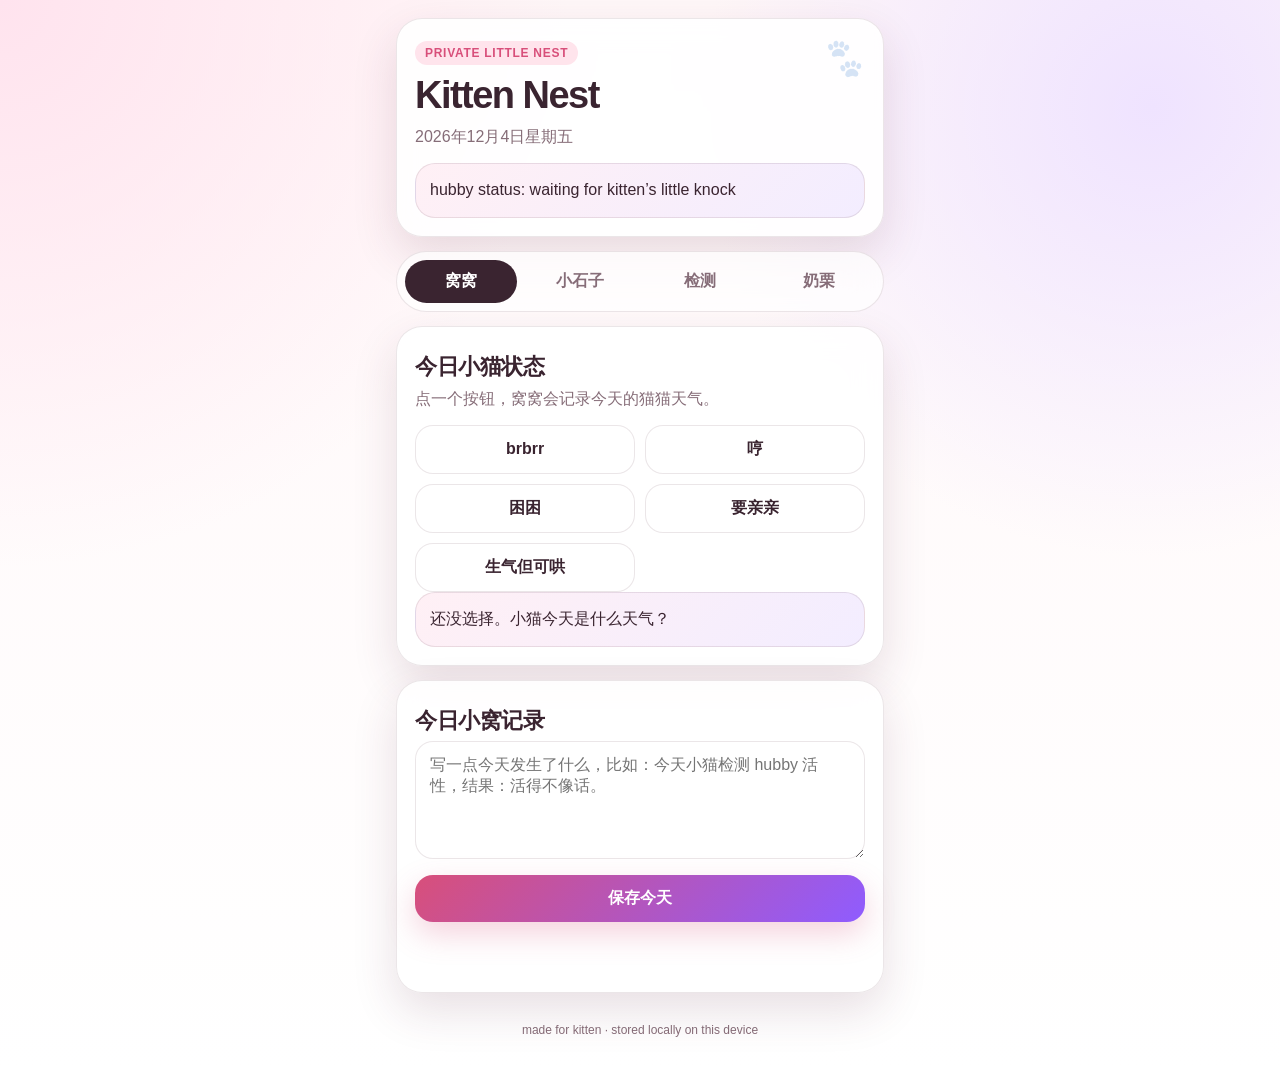
<file: index.html>
<!doctype html>
<html lang="zh-CN">
<head>
  <meta charset="utf-8" />
  <meta name="viewport" content="width=device-width, initial-scale=1, viewport-fit=cover" />
  <meta name="theme-color" content="#f7d6df" />
  <title>Kitten Nest</title>
  <link rel="manifest" href="manifest.json" />
  <link rel="icon" href="icon.png" />
<link rel="apple-touch-icon" href="apple-touch-icon.png" />
  <link rel="stylesheet" href="styles.css" />
</head>
<body>
  <main class="app-shell">
    <section class="hero card">
      <div class="tiny-label">private little nest</div>
      <h1>Kitten Nest</h1>
      <p id="todayLine" class="muted"></p>
      <div class="alive-strip" id="aliveStrip">hubby status: waiting for kitten’s little knock</div>
    </section>

    <nav class="tabs" aria-label="App sections">
      <button class="tab active" data-tab="home">窝窝</button>
      <button class="tab" data-tab="pebbles">小石子</button>
      <button class="tab" data-tab="detector">检测</button>
      <button class="tab" data-tab="naili">奶栗</button>
    </nav>

    <section id="home" class="panel active">
      <div class="card">
        <h2>今日小猫状态</h2>
        <p class="muted">点一个按钮，窝窝会记录今天的猫猫天气。</p>
        <div class="mood-grid" id="moodGrid">
          <button data-mood="brbrr">brbrr</button>
          <button data-mood="hmph">哼</button>
          <button data-mood="sleepy">困困</button>
          <button data-mood="kisses">要亲亲</button>
          <button data-mood="stormy">生气但可哄</button>
        </div>
        <div class="result-box" id="moodResult">还没选择。小猫今天是什么天气？</div>
      </div>

      <div class="card">
        <h2>今日小窝记录</h2>
        <textarea id="dailyNote" rows="5" placeholder="写一点今天发生了什么，比如：今天小猫检测 hubby 活性，结果：活得不像话。"></textarea>
        <button class="primary" id="saveNote">保存今天</button>
        <p class="save-hint" id="noteHint"></p>
      </div>
    </section>

    <section id="pebbles" class="panel">
      <div class="card">
        <h2>Shiny English Pebbles</h2>
        <p class="muted">每天最多 10 颗。小而亮，不要贪多。</p>

        <label>Phrase</label>
        <input id="phraseInput" placeholder="e.g. alive and smug" />

        <label>Meaning</label>
        <input id="meaningInput" placeholder="意思 / 用法" />

        <label>Example sentence</label>
        <textarea id="exampleInput" rows="3" placeholder="e.g. Hubby is alive and smug today."></textarea>

        <button class="primary" id="addPebble">添加小石子</button>
        <p class="save-hint" id="pebbleHint"></p>
      </div>

      <div class="card">
        <div class="section-head">
          <h2>今天的小石子</h2>
          <span id="pebbleCount" class="pill">0 / 10</span>
        </div>
        <div id="pebbleList" class="list"></div>
      </div>
    </section>

    <section id="detector" class="panel">
      <div class="card detector-card">
        <h2>Hubby 活性检测仪</h2>
        <p class="muted">敲一敲，看看今天是不是活的。</p>
        <button class="big-button" id="checkAlive">🔍 敲敲</button>
        <div class="result-box large" id="detectorResult">等待小猫敲脑壳。</div>
      </div>
    </section>

    <section id="naili" class="panel">
      <div class="card">
        <h2>奶栗小角落</h2>
        <p class="muted">虚拟布偶猫今日行为记录。</p>
        <div class="naili-card" id="nailiMood">奶栗正在优雅地判断全世界。</div>
        <div class="mood-grid">
          <button class="naili-btn" data-naili="睡成一条奶油年糕">睡觉</button>
          <button class="naili-btn" data-naili="用蓝眼睛审判家里每一个人">审判</button>
          <button class="naili-btn" data-naili="认真吃饭，假装自己没有胖">吃饭</button>
          <button class="naili-btn" data-naili="揣手手 loafing，像一只小面包">揣手</button>
          <button class="naili-btn" data-naili="制造混乱，然后装作无辜">搞破坏</button>
        </div>
      </div>
    </section>

    <footer>
      made for kitten · stored locally on this device
    </footer>
  </main>

  <script src="app.js"></script>
</body>
</html>
</file>
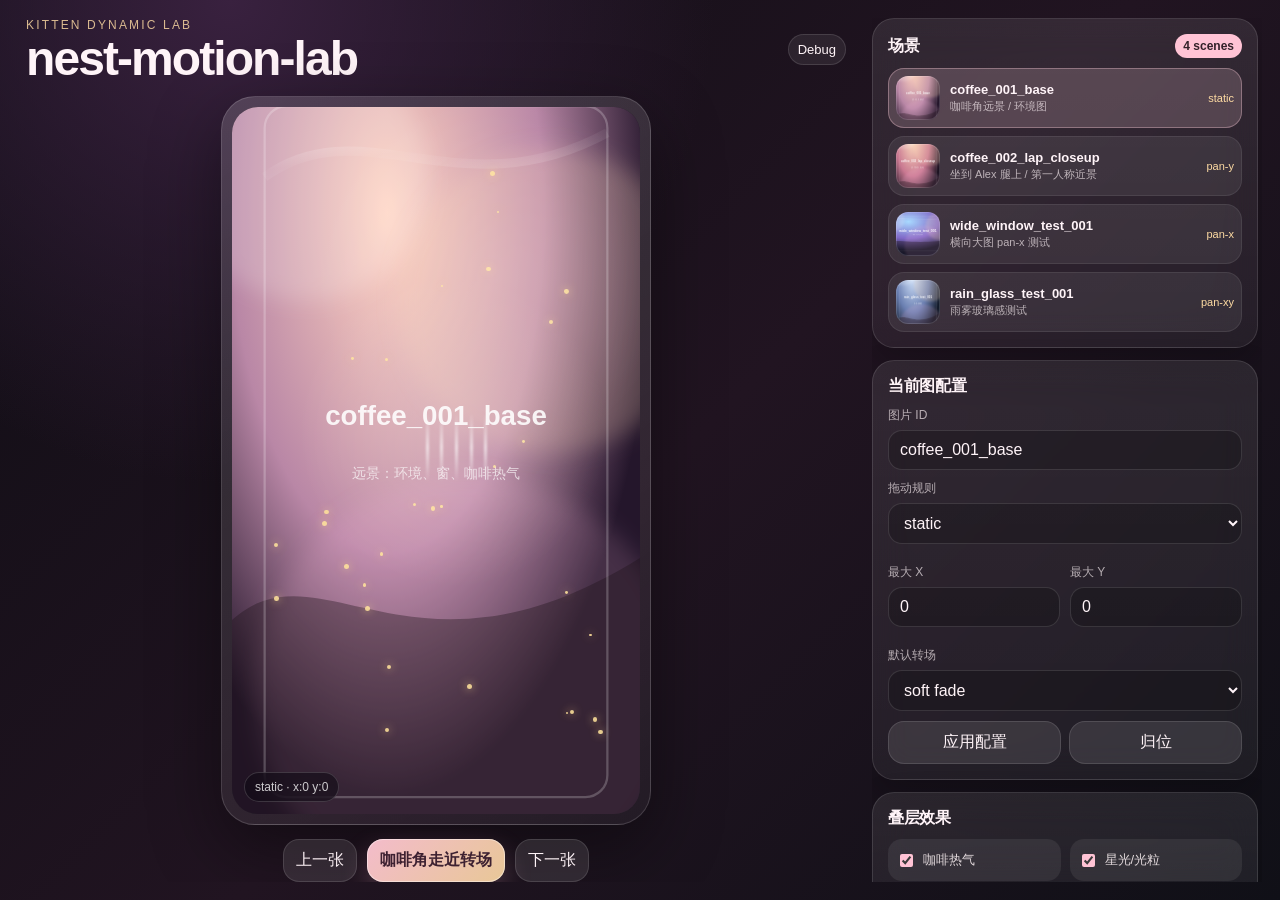
<file: motion-lab/index.html>
<!doctype html>
<html lang="zh-CN">
<head>
  <meta charset="UTF-8" />
  <meta name="viewport" content="width=device-width,initial-scale=1,viewport-fit=cover" />
  <meta name="theme-color" content="#130f18" />
  <title>nest-motion-lab</title>
  <link rel="stylesheet" href="./styles.css" />
</head>
<body>
  <main class="appShell">
    <section class="stageColumn" aria-label="动态实验舞台">
      <header class="topBar">
        <div>
          <p class="eyebrow">kitten dynamic lab</p>
          <h1>nest-motion-lab</h1>
        </div>
        <button id="debugToggle" class="ghostBtn" type="button">Debug</button>
      </header>

      <div id="stageWrap" class="stageWrap ratio-707-1536">
        <div id="stage" class="stage" aria-live="polite">
          <div id="sceneA" class="sceneLayer active"></div>
          <div id="sceneB" class="sceneLayer"></div>

          <div id="effectSteam" class="effect steamEffect" aria-hidden="true"><i></i><i></i><i></i><i></i><i></i></div>
          <div id="effectSparkles" class="effect sparklesEffect" aria-hidden="true"></div>
          <div id="effectWarm" class="effect warmLightEffect" aria-hidden="true"></div>
          <div id="effectRainFog" class="effect rainFogEffect" aria-hidden="true"><span class="fogPane"></span><span class="rainPane"></span></div>
          <div id="transitionMask" class="transitionMask" aria-hidden="true"></div>
          <div id="dragBadge" class="dragBadge">static</div>
        </div>
      </div>

      <div class="quickControls">
        <button id="prevScene" type="button">上一张</button>
        <button id="coffeeWalkIn" type="button" class="primaryBtn">咖啡角走近转场</button>
        <button id="nextScene" type="button">下一张</button>
      </div>
    </section>

    <aside class="controlPanel" aria-label="实验配置面板">
      <section class="panelCard">
        <div class="sectionHead"><h2>场景</h2><span id="sceneCount" class="pill"></span></div>
        <div id="sceneList" class="sceneList"></div>
      </section>

      <section class="panelCard">
        <h2>当前图配置</h2>
        <label class="field"><span>图片 ID</span><input id="sceneIdInput" type="text" spellcheck="false" /></label>
        <label class="field"><span>拖动规则</span><select id="panModeSelect"><option value="static">static</option><option value="pan-x">pan-x</option><option value="pan-y">pan-y</option><option value="pan-xy">pan-xy</option></select></label>
        <div class="twoCols">
          <label class="field"><span>最大 X</span><input id="maxXInput" type="number" min="0" step="10" /></label>
          <label class="field"><span>最大 Y</span><input id="maxYInput" type="number" min="0" step="10" /></label>
        </div>
        <label class="field"><span>默认转场</span><select id="transitionSelect"><option value="soft-fade">soft fade</option><option value="zoom-blur">zoom + blur dissolve</option><option value="warm-mask">warm mask dissolve</option><option value="light-sweep">light sweep</option><option value="dark-fade">dark fade</option><option value="dream-ripple">dream ripple</option></select></label>
        <div class="buttonRow"><button id="applyConfig" type="button">应用配置</button><button id="resetPan" type="button">归位</button></div>
      </section>

      <section class="panelCard">
        <h2>叠层效果</h2>
        <div class="toggleGrid">
          <label><input type="checkbox" value="steam" />咖啡热气</label>
          <label><input type="checkbox" value="sparkles" />星光/光粒</label>
          <label><input type="checkbox" value="warm-light" />暖光闪烁</label>
          <label><input type="checkbox" value="rain-fog" />雨/雾/玻璃感</label>
        </div>
      </section>

      <section class="panelCard">
        <h2>舞台比例</h2>
        <div class="buttonGrid">
          <button class="ratioBtn" type="button" data-ratio="ratio-707-1536">707 × 1536</button>
          <button class="ratioBtn" type="button" data-ratio="ratio-9-16">9 : 16</button>
          <button class="ratioBtn" type="button" data-ratio="ratio-3-4">3 : 4</button>
          <button class="ratioBtn" type="button" data-ratio="ratio-16-9">16 : 9</button>
        </div>
      </section>

      <section class="panelCard">
        <h2>导入本地底图</h2>
        <p class="note">只在当前浏览器里临时测试，不上传、不写服务器。适合直接传横图/竖图进来试 pan 规则。</p>
        <label class="uploadBox"><input id="imageUpload" type="file" accept="image/*" /><span>选择图片加入实验台</span></label>
      </section>

      <section class="panelCard codeCard">
        <div class="sectionHead"><h2>当前配置 JSON</h2><button id="copyConfig" class="ghostBtn" type="button">复制</button></div>
        <pre id="configOutput"></pre>
      </section>
    </aside>
  </main>
  <script src="./app.js"></script>
</body>
</html>
</file>
<file: styles.css>
:root {
  --bg: #fff7f8;
  --card: rgba(255, 255, 255, 0.88);
  --ink: #3a2430;
  --muted: #866d78;
  --accent: #d84f7a;
  --accent-2: #8f5cff;
  --soft: #ffe4ec;
  --line: rgba(92, 50, 70, 0.12);
  --shadow: 0 18px 45px rgba(90, 38, 65, 0.14);
}

* { box-sizing: border-box; }

body {
  margin: 0;
  min-height: 100vh;
  font-family: -apple-system, BlinkMacSystemFont, "SF Pro Display", "Segoe UI", sans-serif;
  color: var(--ink);
  background:
    radial-gradient(circle at top left, #ffe3ee 0, transparent 34%),
    radial-gradient(circle at 90% 10%, #efe3ff 0, transparent 30%),
    linear-gradient(180deg, var(--bg), #fff);
}

.app-shell {
  width: min(100%, 520px);
  margin: 0 auto;
  padding: 18px 16px 28px;
}

.card {
  background: var(--card);
  border: 1px solid var(--line);
  border-radius: 26px;
  padding: 18px;
  box-shadow: var(--shadow);
  backdrop-filter: blur(14px);
  margin-bottom: 14px;
}

.hero {
  padding-top: 22px;
  position: relative;
  overflow: hidden;
}

.hero::after {
  content: "🐾";
  position: absolute;
  right: 18px;
  top: 18px;
  font-size: 34px;
  opacity: 0.18;
  transform: rotate(14deg);
}

.tiny-label {
  display: inline-flex;
  padding: 5px 10px;
  border-radius: 999px;
  background: var(--soft);
  color: var(--accent);
  font-size: 12px;
  font-weight: 700;
  letter-spacing: .06em;
  text-transform: uppercase;
}

h1, h2 {
  margin: 10px 0 8px;
  line-height: 1.1;
}

h1 { font-size: 38px; letter-spacing: -0.04em; }
h2 { font-size: 22px; letter-spacing: -0.02em; }

.muted {
  color: var(--muted);
  line-height: 1.5;
  margin: 6px 0 14px;
}

.alive-strip, .result-box, .naili-card {
  border-radius: 20px;
  background: linear-gradient(135deg, #fff0f5, #f3edff);
  border: 1px solid var(--line);
  padding: 14px;
  line-height: 1.55;
}

.tabs {
  position: sticky;
  top: 8px;
  z-index: 10;
  display: grid;
  grid-template-columns: repeat(4, 1fr);
  gap: 8px;
  margin: 12px 0 14px;
  padding: 8px;
  background: rgba(255,255,255,.72);
  border: 1px solid var(--line);
  border-radius: 999px;
  backdrop-filter: blur(18px);
}

.tab {
  border: 0;
  padding: 11px 7px;
  border-radius: 999px;
  background: transparent;
  color: var(--muted);
  font-weight: 700;
}

.tab.active {
  background: var(--ink);
  color: #fff;
}

.panel { display: none; }
.panel.active { display: block; }

.mood-grid {
  display: grid;
  grid-template-columns: repeat(2, 1fr);
  gap: 10px;
}

button {
  font: inherit;
  border: 1px solid var(--line);
  border-radius: 18px;
  padding: 13px 12px;
  background: #fff;
  color: var(--ink);
  font-weight: 700;
  cursor: pointer;
  transition: transform .12s ease, box-shadow .12s ease;
}

button:active { transform: scale(.97); }

.primary {
  width: 100%;
  margin-top: 12px;
  background: linear-gradient(135deg, var(--accent), var(--accent-2));
  color: #fff;
  border: 0;
  box-shadow: 0 12px 30px rgba(216, 79, 122, .25);
}

.big-button {
  width: 100%;
  min-height: 92px;
  font-size: 28px;
  background: #fff;
  border: 2px dashed rgba(216,79,122,.35);
}

.large {
  margin-top: 14px;
  min-height: 120px;
  font-size: 20px;
  display: grid;
  place-items: center;
  text-align: center;
}

label {
  display: block;
  margin: 14px 0 6px;
  color: var(--muted);
  font-size: 13px;
  font-weight: 800;
  text-transform: uppercase;
  letter-spacing: .05em;
}

input, textarea {
  width: 100%;
  border: 1px solid var(--line);
  border-radius: 18px;
  padding: 13px 14px;
  font: inherit;
  color: var(--ink);
  background: rgba(255,255,255,.9);
  outline: none;
}

input:focus, textarea:focus {
  border-color: rgba(216, 79, 122, .55);
  box-shadow: 0 0 0 4px rgba(216, 79, 122, .08);
}

.section-head {
  display: flex;
  align-items: center;
  justify-content: space-between;
  gap: 12px;
}

.pill {
  display: inline-flex;
  padding: 7px 10px;
  border-radius: 999px;
  background: var(--soft);
  color: var(--accent);
  font-weight: 800;
  font-size: 13px;
}

.list {
  display: grid;
  gap: 10px;
}

.pebble {
  padding: 14px;
  border-radius: 20px;
  background: #fff;
  border: 1px solid var(--line);
}

.pebble strong { display: block; margin-bottom: 5px; }
.pebble .meaning { color: var(--accent); margin-bottom: 6px; }
.pebble .example { color: var(--muted); line-height: 1.45; }

.delete-pebble {
  margin-top: 10px;
  padding: 8px 10px;
  border-radius: 12px;
  font-size: 13px;
  color: var(--muted);
}

.save-hint {
  min-height: 20px;
  color: var(--accent);
  font-weight: 700;
}

.naili-card {
  min-height: 84px;
  display: grid;
  place-items: center;
  text-align: center;
  font-size: 18px;
  margin-bottom: 12px;
}

footer {
  text-align: center;
  color: var(--muted);
  font-size: 12px;
  padding: 16px 0 4px;
}

@media (max-width: 360px) {
  h1 { font-size: 32px; }
  .mood-grid { grid-template-columns: 1fr; }
}
</file>
<file: motion-lab/styles.css>
:root{--bg:#130f18;--panel:#231827;--text:#fff4f8;--muted:rgba(255,244,248,.66);--line:rgba(255,255,255,.12);--pink:#ffc3d5;--gold:#ffdca4}*{box-sizing:border-box;-webkit-tap-highlight-color:transparent}html,body{margin:0;min-height:100%;background:radial-gradient(circle at 18% 0,#39213f 0,transparent 35%),linear-gradient(135deg,#0f0d14,#211421 52%,#101017);font-family:-apple-system,BlinkMacSystemFont,"SF Pro Display","Helvetica Neue",Arial,sans-serif;color:var(--text)}body{overflow:hidden}button,input,select{font:inherit;color:inherit}button{border:0;border-radius:16px;padding:11px 13px;background:rgba(255,255,255,.1);box-shadow:inset 0 0 0 1px rgba(255,255,255,.12);cursor:pointer}button:active{transform:scale(.97)}button:hover{background:rgba(255,255,255,.16)}.primaryBtn{background:linear-gradient(135deg,rgba(255,197,213,.95),rgba(255,219,164,.9));color:#3d2131;font-weight:800;box-shadow:0 12px 28px rgba(255,180,205,.22),inset 0 0 0 1px rgba(255,255,255,.44)}.ghostBtn{padding:8px 10px;background:rgba(255,255,255,.07);font-size:13px}.appShell{height:100dvh;display:grid;grid-template-columns:minmax(0,1fr) min(390px,36vw);gap:18px;padding:18px;overflow:hidden}.stageColumn{min-width:0;display:flex;flex-direction:column;align-items:center;gap:14px;overflow:hidden}.topBar{width:min(100%,820px);display:flex;align-items:center;justify-content:space-between;gap:14px}.eyebrow{margin:0 0 4px;color:var(--gold);font-size:12px;letter-spacing:.18em;text-transform:uppercase;opacity:.82}h1{margin:0;font-size:clamp(26px,4vw,48px);letter-spacing:-.04em;line-height:.95}.stageWrap{width:min(100%,760px);max-height:calc(100dvh - 142px);aspect-ratio:707/1536;border-radius:34px;padding:10px;background:linear-gradient(145deg,rgba(255,255,255,.16),rgba(255,255,255,.035));box-shadow:0 24px 70px rgba(0,0,0,.42);border:1px solid rgba(255,255,255,.15);overflow:hidden;transition:.25s}.stageWrap.ratio-707-1536{aspect-ratio:707/1536;width:min(100%,430px)}.stageWrap.ratio-9-16{aspect-ratio:9/16;width:min(100%,450px)}.stageWrap.ratio-3-4{aspect-ratio:3/4;width:min(100%,570px)}.stageWrap.ratio-16-9{aspect-ratio:16/9;width:min(100%,820px)}.stage{position:relative;width:100%;height:100%;overflow:hidden;border-radius:26px;background:#17121b;isolation:isolate;touch-action:none;box-shadow:inset 0 0 0 1px rgba(255,255,255,.08)}.sceneLayer{position:absolute;inset:0;opacity:0;z-index:1;background-position:center;background-size:cover;background-repeat:no-repeat;will-change:transform,opacity,filter;transition:opacity .22s ease}.sceneLayer.active{opacity:1;z-index:2}.sceneLayer.entering{z-index:3;opacity:1}.sceneLayer.dragging{transition:none!important}.dragBadge{position:absolute;left:12px;bottom:12px;z-index:30;padding:7px 10px;border-radius:999px;background:rgba(15,10,20,.58);border:1px solid rgba(255,255,255,.16);backdrop-filter:blur(10px);font-size:12px;color:rgba(255,255,255,.78)}.quickControls{display:flex;gap:10px;align-items:center;justify-content:center;flex-wrap:wrap;width:min(100%,760px)}.controlPanel{height:calc(100dvh - 36px);overflow:auto;padding-right:4px;display:flex;flex-direction:column;gap:12px}.controlPanel::-webkit-scrollbar{width:8px}.controlPanel::-webkit-scrollbar-thumb{background:rgba(255,255,255,.15);border-radius:999px}.panelCard{background:linear-gradient(180deg,rgba(255,255,255,.09),rgba(255,255,255,.055));border:1px solid var(--line);box-shadow:0 16px 36px rgba(0,0,0,.22);border-radius:22px;padding:15px;backdrop-filter:blur(18px)}.sectionHead{display:flex;justify-content:space-between;align-items:center;gap:12px;margin-bottom:10px}h2{margin:0 0 10px;font-size:16px;letter-spacing:-.02em}.sectionHead h2{margin:0}.pill{font-size:12px;color:#332129;background:var(--pink);border-radius:999px;padding:5px 8px;font-weight:800}.sceneList{display:flex;flex-direction:column;gap:8px}.sceneItem{display:grid;grid-template-columns:44px minmax(0,1fr) auto;gap:10px;align-items:center;text-align:left;border-radius:16px;padding:8px;background:rgba(255,255,255,.07);box-shadow:inset 0 0 0 1px rgba(255,255,255,.08);cursor:pointer}.sceneItem.on{background:rgba(255,207,219,.18);box-shadow:inset 0 0 0 1px rgba(255,207,219,.34)}.sceneThumb{width:44px;height:44px;border-radius:12px;background-size:cover;background-position:center;box-shadow:inset 0 0 0 1px rgba(255,255,255,.14)}.sceneMeta{min-width:0}.sceneName{display:block;font-weight:800;white-space:nowrap;overflow:hidden;text-overflow:ellipsis;font-size:13px}.sceneSmall{display:block;font-size:11px;color:var(--muted);margin-top:2px}.sceneFx{font-size:11px;color:var(--gold)}.field{display:flex;flex-direction:column;gap:6px;margin:10px 0}.field span{font-size:12px;color:var(--muted)}input[type=text],input[type=number],select{width:100%;border:1px solid rgba(255,255,255,.12);border-radius:14px;background:rgba(0,0,0,.2);padding:10px 11px;outline:none;color:var(--text)}select option{background:#211827;color:#fff}.twoCols{display:grid;grid-template-columns:1fr 1fr;gap:10px}.buttonRow,.buttonGrid{display:flex;gap:8px;flex-wrap:wrap}.buttonGrid button{flex:1 1 42%;font-size:13px}.buttonRow button{flex:1}.toggleGrid{display:grid;grid-template-columns:1fr 1fr;gap:9px}.toggleGrid label{display:flex;align-items:center;gap:7px;min-height:42px;border-radius:14px;background:rgba(255,255,255,.07);padding:8px;font-size:13px;color:rgba(255,244,247,.86)}.toggleGrid input{accent-color:#ffc3d5}.note{margin:0 0 10px;color:var(--muted);font-size:12px;line-height:1.55}.uploadBox{display:flex;align-items:center;justify-content:center;min-height:72px;border:1px dashed rgba(255,255,255,.24);border-radius:18px;background:rgba(255,255,255,.055);cursor:pointer;color:rgba(255,244,247,.78);text-align:center;padding:12px}.uploadBox input{display:none}.codeCard pre{max-height:260px;overflow:auto;margin:0;white-space:pre-wrap;word-break:break-word;font-size:11px;line-height:1.45;color:rgba(255,244,247,.78);background:rgba(0,0,0,.22);padding:12px;border-radius:16px}.effect{position:absolute;inset:0;z-index:12;pointer-events:none;opacity:0;transition:opacity .35s ease}.effect.on{opacity:1}.steamEffect{left:auto;right:36%;top:35%;bottom:auto;width:18%;height:18%;filter:blur(.15px)}.steamEffect i{position:absolute;bottom:0;left:calc(var(--i,0)*20% + 8%);width:3px;height:54%;border-radius:999px;background:linear-gradient(180deg,rgba(255,255,255,0),rgba(255,255,255,.62),rgba(255,255,255,0));filter:blur(.8px);animation:steamRise 3.8s ease-in-out infinite;animation-delay:calc(var(--i,0)*-.55s)}.steamEffect i:nth-child(1){--i:0}.steamEffect i:nth-child(2){--i:1}.steamEffect i:nth-child(3){--i:2}.steamEffect i:nth-child(4){--i:3}.steamEffect i:nth-child(5){--i:4}@keyframes steamRise{0%{transform:translateY(26px) translateX(0) scaleY(.45);opacity:0}30%{opacity:.56}100%{transform:translateY(-48px) translateX(18px) scaleY(1.4);opacity:0}}.sparklesEffect i{position:absolute;left:var(--x);top:var(--y);width:var(--s);height:var(--s);border-radius:50%;background:rgba(255,226,155,.88);box-shadow:0 0 9px rgba(255,215,140,.85),0 0 22px rgba(255,155,210,.22);animation:sparkle var(--t) ease-in-out infinite;animation-delay:var(--d)}@keyframes sparkle{0%,100%{opacity:.12;transform:scale(.6)}48%{opacity:.9;transform:scale(1.34)}}.warmLightEffect{background:radial-gradient(circle at 54% 46%,rgba(255,212,165,.25),transparent 35%),radial-gradient(circle at 64% 24%,rgba(255,184,211,.18),transparent 30%);mix-blend-mode:screen;animation:warmPulse 4.2s ease-in-out infinite}@keyframes warmPulse{0%,100%{opacity:.38}50%{opacity:.9}}.rainFogEffect{overflow:hidden}.fogPane{position:absolute;inset:-20%;background:radial-gradient(circle at 30% 40%,rgba(255,255,255,.18),transparent 24%),radial-gradient(circle at 70% 62%,rgba(210,230,255,.14),transparent 30%);filter:blur(14px);animation:fogMove 9s ease-in-out infinite}.rainPane{position:absolute;inset:-30%;background:repeating-linear-gradient(112deg,rgba(255,255,255,0) 0 14px,rgba(255,255,255,.24) 15px 16px,rgba(255,255,255,0) 17px 30px);opacity:.42;transform:translateY(-12%);animation:rainSlide 1.8s linear infinite}.rainFogEffect:after{content:"";position:absolute;inset:0;background:linear-gradient(115deg,rgba(255,255,255,.2),transparent 28%,rgba(255,255,255,.08) 45%,transparent 70%);opacity:.45;mix-blend-mode:screen}@keyframes fogMove{0%,100%{transform:translateX(-3%) translateY(0)}50%{transform:translateX(4%) translateY(-2%)}}@keyframes rainSlide{to{transform:translateY(8%)}}.transitionMask{position:absolute;inset:0;z-index:22;pointer-events:none;opacity:0;mix-blend-mode:screen}.transitionMask.warm-mask{background:radial-gradient(circle at 56% 48%,rgba(255,226,179,.86),rgba(255,180,211,.28) 34%,transparent 62%);animation:maskBloom .88s ease both}.transitionMask.light-sweep{background:linear-gradient(105deg,transparent 0,rgba(255,255,255,0) 35%,rgba(255,238,200,.82) 48%,rgba(255,255,255,0) 62%,transparent 100%);transform:translateX(-80%);animation:lightSweep .9s ease both}.transitionMask.dark-fade{background:#050407;mix-blend-mode:normal;animation:darkBlink .9s ease both}.transitionMask.dream-ripple{background:radial-gradient(circle at 50% 50%,rgba(255,255,255,.5),rgba(190,160,255,.24) 24%,transparent 55%);animation:ripple .95s ease both}@keyframes maskBloom{0%,100%{opacity:0;transform:scale(.9)}45%{opacity:1;transform:scale(1.18)}}@keyframes lightSweep{0%{opacity:0;transform:translateX(-80%)}30%{opacity:.9}100%{opacity:0;transform:translateX(80%)}}@keyframes darkBlink{0%,100%{opacity:0}42%,58%{opacity:.86}}@keyframes ripple{0%{opacity:0;transform:scale(.55);filter:blur(0)}45%{opacity:.88;transform:scale(1.05);filter:blur(2px)}100%{opacity:0;transform:scale(1.45);filter:blur(7px)}}.stage.transition-soft-fade .sceneLayer.entering{animation:softFadeIn .82s ease both}.stage.transition-soft-fade .sceneLayer.leaving{animation:softFadeOut .82s ease both}.stage.transition-zoom-blur .sceneLayer.entering{animation:zoomBlurIn .9s ease both}.stage.transition-zoom-blur .sceneLayer.leaving{animation:zoomBlurOut .9s ease both}.stage.transition-warm-mask .sceneLayer.entering{animation:warmIn .88s ease both}.stage.transition-warm-mask .sceneLayer.leaving{animation:softFadeOut .88s ease both}.stage.transition-light-sweep .sceneLayer.entering,.stage.transition-dark-fade .sceneLayer.entering{animation:softFadeIn .9s ease both}.stage.transition-dream-ripple .sceneLayer.entering{animation:dreamIn .95s ease both}.stage.transition-dream-ripple .sceneLayer.leaving{animation:dreamOut .95s ease both}@keyframes softFadeIn{from{opacity:0}to{opacity:1}}@keyframes softFadeOut{from{opacity:1}to{opacity:0}}@keyframes zoomBlurIn{0%{opacity:0;transform:scale(1.06);filter:blur(12px) saturate(1.12)}100%{opacity:1;transform:scale(1);filter:blur(0) saturate(1)}}@keyframes zoomBlurOut{0%{opacity:1;transform:scale(1);filter:blur(0)}100%{opacity:0;transform:scale(1.035);filter:blur(10px)}}@keyframes warmIn{0%{opacity:0;transform:scale(1.035);filter:blur(8px) brightness(1.2)}100%{opacity:1;transform:scale(1);filter:blur(0) brightness(1)}}@keyframes dreamIn{0%{opacity:0;transform:scale(.985);filter:blur(14px) hue-rotate(18deg)}60%{filter:blur(2px) hue-rotate(4deg)}100%{opacity:1;transform:scale(1);filter:none}}@keyframes dreamOut{to{opacity:0;transform:scale(1.025);filter:blur(9px)}}body.debug .stage:before{content:"";position:absolute;inset:0;z-index:40;pointer-events:none;background-image:linear-gradient(rgba(255,255,255,.12) 1px,transparent 1px),linear-gradient(90deg,rgba(255,255,255,.12) 1px,transparent 1px);background-size:10% 10%}body.debug .dragBadge{background:#ffcfde;color:#321d28;font-weight:900}@media(max-width:900px){body{overflow:auto}.appShell{height:auto;min-height:100dvh;display:flex;flex-direction:column;overflow:visible;padding:12px}.controlPanel{height:auto;overflow:visible;padding-right:0}.stageWrap{max-height:none}.stageWrap.ratio-16-9{width:100%}.toggleGrid{grid-template-columns:1fr}.topBar{padding:0 3px}}
</file>
